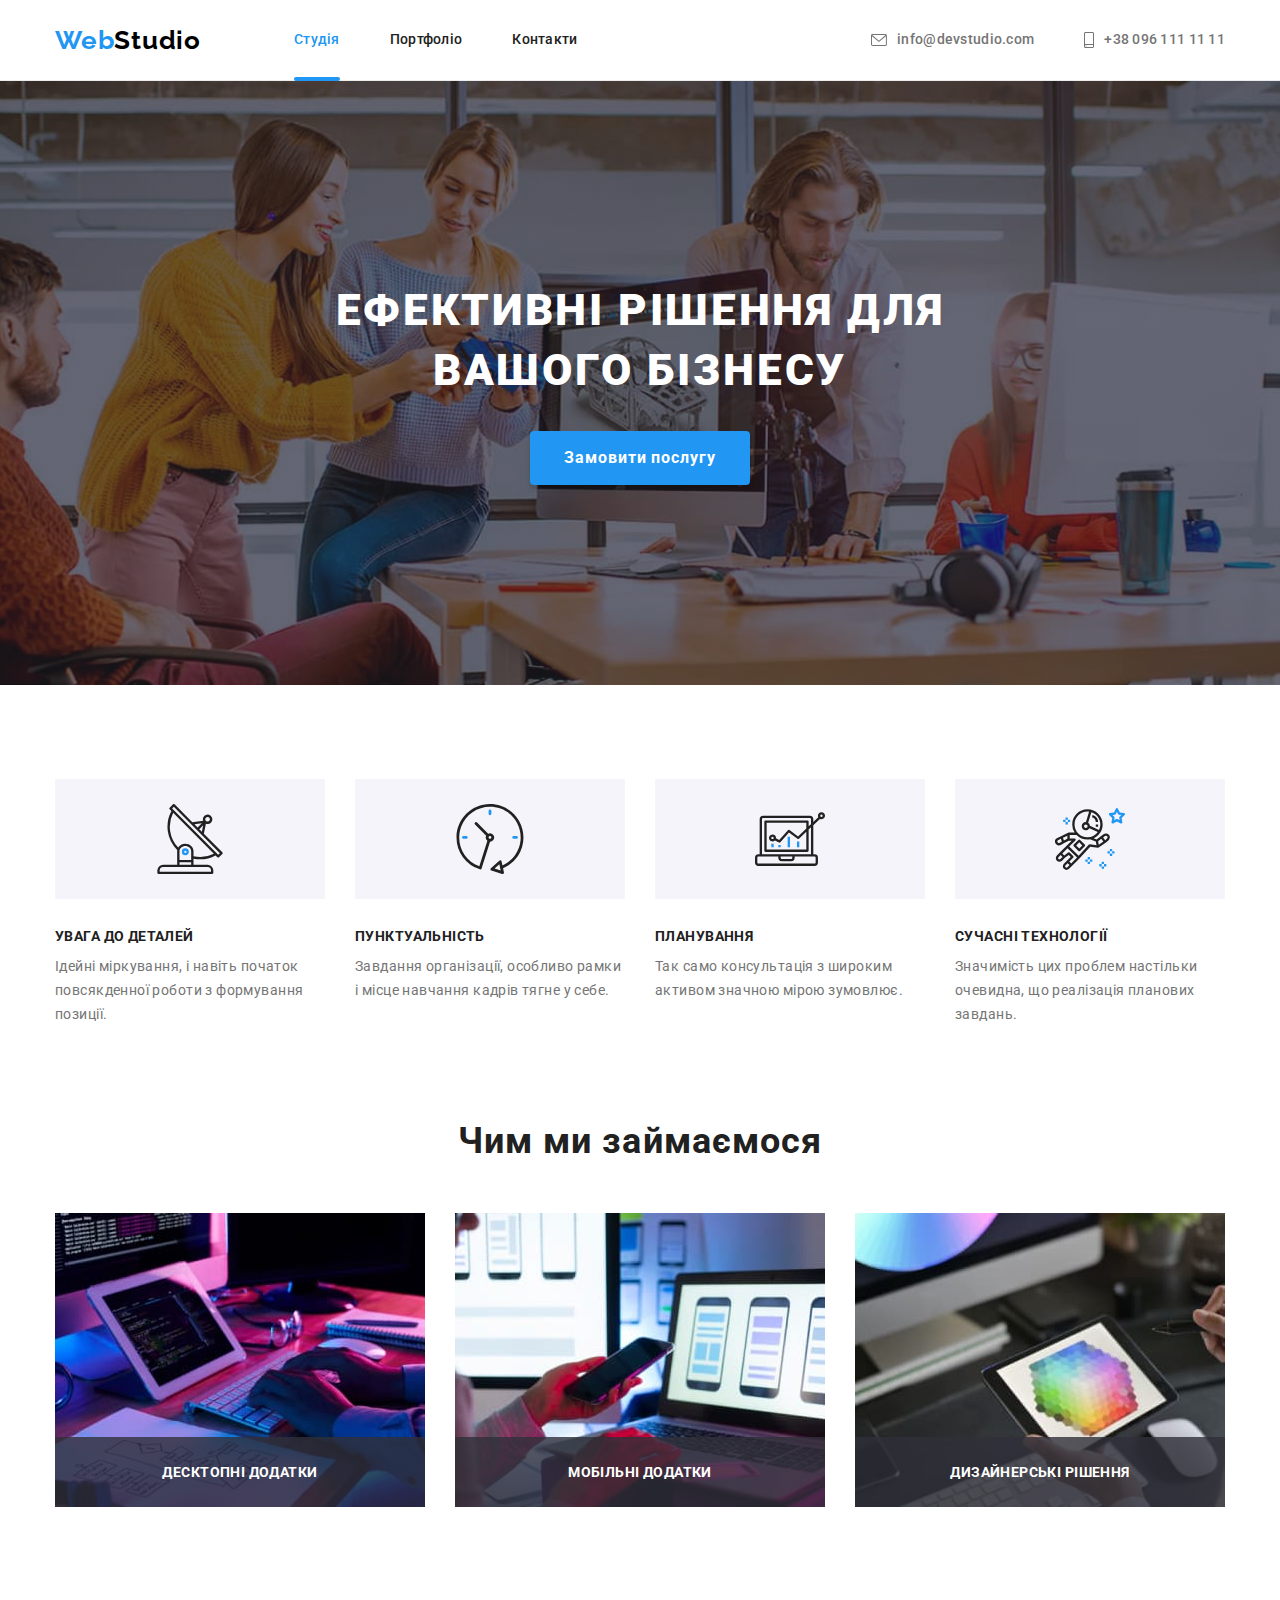
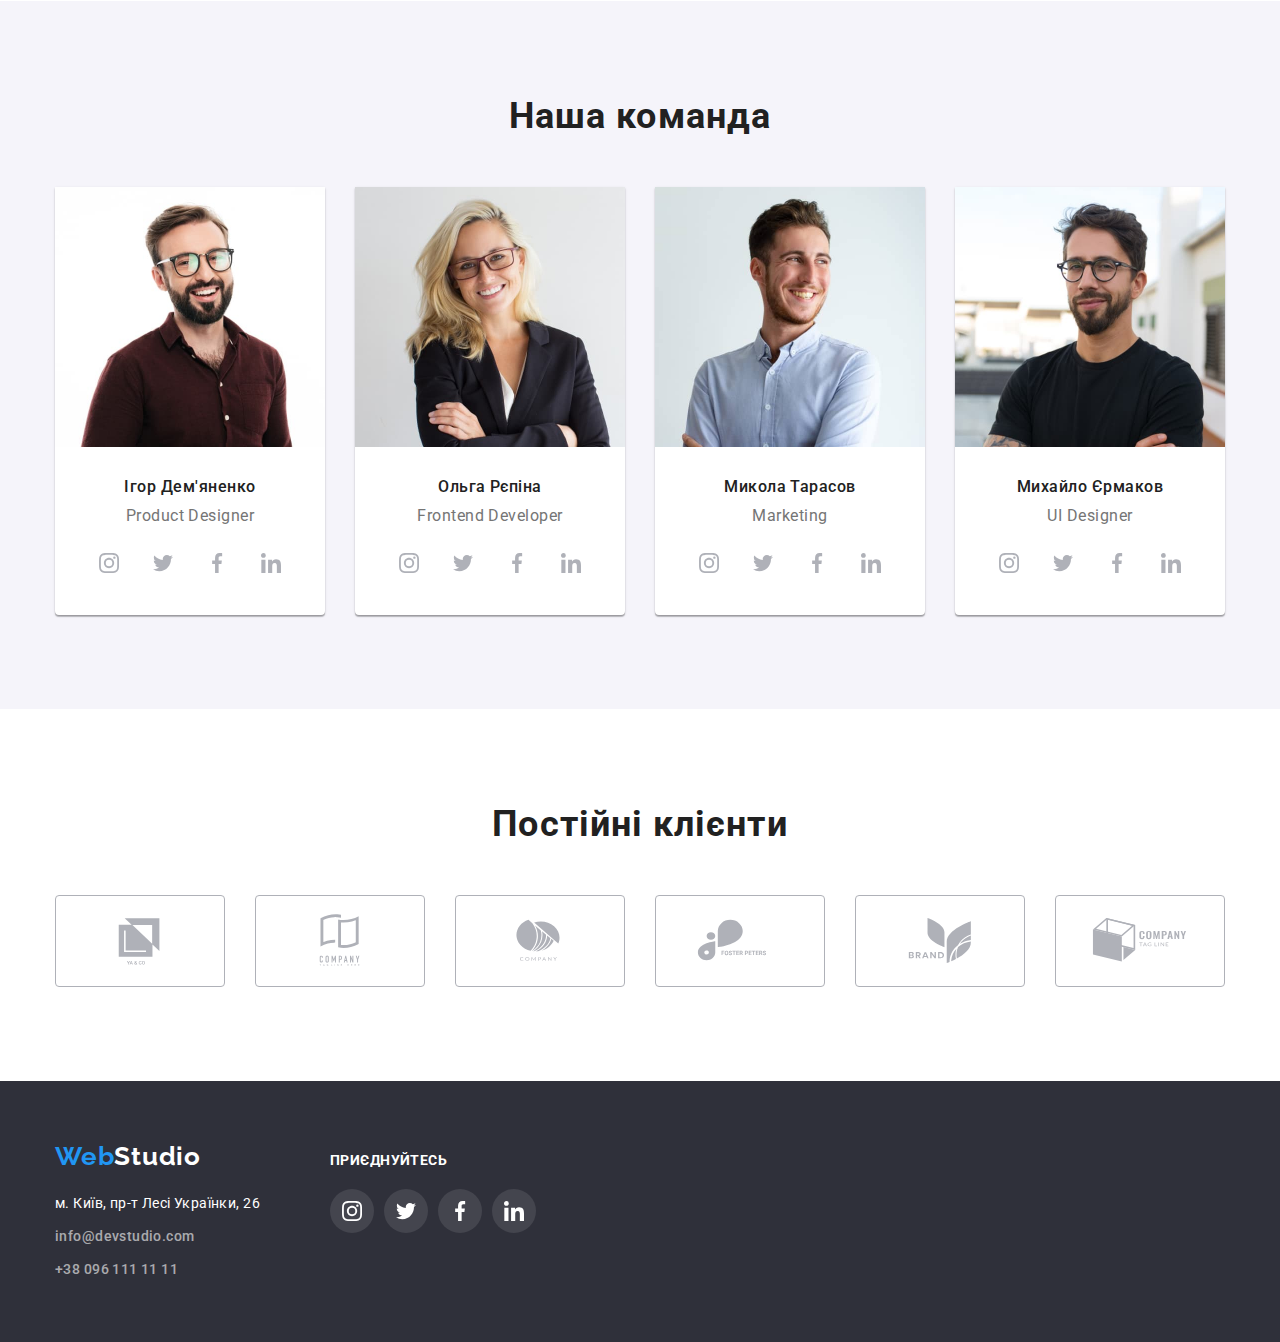
<file: index.html>
<!DOCTYPE html>
<html lang="uk">
  <head>
    <meta charset="UTF-8" />
    <meta http-equiv="X-UA-Compatible" content="IE=edge" />
    <meta name="viewport" content="width=device-width, initial-scale=1.0" />
    <title>WebStudio</title>
    <link rel="preconnect" href="https://fonts.googleapis.com" />
    <link rel="preconnect" href="https://fonts.gstatic.com" crossorigin />
    <link
      href="https://fonts.googleapis.com/css2?family=Raleway:wght@700&family=Roboto:wght@400;500;700;900&display=swap"
      rel="stylesheet"
    />
    <link rel="stylesheet" href="./css/modern-normalize.css" />
    <link rel="stylesheet" href="./css/styles.css" />
  </head>
  <body>
    <!-- Header -->
    <header class="header">
      <div class="container box-header">
        <a class="logo" href="./index.html"> <span class="accent-logo">Web</span>Studio</a>
        <nav>
          <ul class="site-nav">
            <li class="item"><a class="link current" href="./index.html">Студія</a></li>
            <li class="item"><a class="link" href="./portfolio.html">Портфоліо</a></li>
            <li class="item"><a class="link" href="#">Контакти</a></li>
          </ul>
        </nav>
        <ul class="list-address">
          <li class="item">
            <a class="link-address" href="mailto:info@devstudio.com">
              <svg class="contacts-icon" width="16" height="12">
                <use href="./images/icons.svg#mail"></use>
              </svg>
              info@devstudio.com
            </a>
          </li>
          <li class="item">
            <a class="link-address" href="tel:+380961111111">
              <svg class="contacts-icon" width="10" height="16">
                <use href="./images/icons.svg#phone"></use>
              </svg>
              +38 096 111 11 11</a
            >
          </li>
        </ul>
      </div>
    </header>
    <main>
      <!-- Hero -->

      <section class="section hero">
        <div class="container">
          <h1 class="hero-title">Ефективні рішення для вашого бізнесу</h1>
          <button class="hero-btn" type="button" data-modal-open>Замовити послугу</button>
        </div>
      </section>

      <!-- Наші особливості -->

      <section class="section">
        <div class="container">
          <h2 class="visually-hidden">Наші особливості</h2>

          <!-- Особенности -->
          <ul class="list-qualities">
            <li class="item">
              <div class="icon-box">
                <svg width="70" height="70"><use href="./images/icons.svg#antenna"></use></svg>
              </div>
              <h3 class="title-qualities">УВАГА ДО ДЕТАЛЕЙ</h3>
              <p class="text-qualities">
                Ідейні міркування, і навіть початок повсякденної роботи з формування позиції.
              </p>
            </li>
            <li class="item">
              <div class="icon-box">
                <svg width="70" height="70"><use href="./images/icons.svg#clock"></use></svg>
              </div>
              <h3 class="title-qualities">ПУНКТУАЛЬНІСТЬ</h3>
              <p class="text-qualities">
                Завдання організації, особливо рамки і місце навчання кадрів тягне у себе.
              </p>
            </li>
            <li class="item">
              <div class="icon-box">
                <svg width="70" height="70"><use href="./images/icons.svg#diagram"></use></svg>
              </div>
              <h3 class="title-qualities">ПЛАНУВАННЯ</h3>
              <p class="text-qualities">
                Так само консультація з широким активом значною мірою зумовлює.
              </p>
            </li>
            <li class="item">
              <div class="icon-box">
                <svg width="70" height="70"><use href="./images/icons.svg#astronaut"></use></svg>
              </div>
              <h3 class="title-qualities">СУЧАСНІ ТЕХНОЛОГІЇ</h3>
              <p class="text-qualities">
                Значимість цих проблем настільки очевидна, що реалізація планових завдань.
              </p>
            </li>
          </ul>
        </div>
      </section>

      <!-- Чим ми займаємося -->

      <section class="section section-work">
        <div class="container">
          <h2 class="title-work">Чим ми займаємося</h2>
          <ul class="list-work">
            <li class="item">
              <div class="img-box">
                <img
                  src="./images/box_1.jpg"
                  alt="Людина працює за компьютером"
                  width="370"
                  height="294"
                />
                <p  class="img-title">Десктопні додатки</p>
              </div>
            </li>
            <li class="item">
              <div class="img-box">
                <img
                  src="./images/box_2.jpg"
                  alt="Людина працює з телефоном та компьютером"
                  width="370"
                  height="294"
                />
                <p class="img-title">Мобільні додатки</p>
              </div>
            </li>
            <li class="item">
              <div class="img-box">
                <img
                  src="./images/box_3.jpg"
                  alt="Людина працює з планшетом"
                  width="370"
                  height="294"
                />

                <p class="img-title">Дизайнерські рішення</p>
              </div>
            </li>
          </ul>
        </div>
      </section>

      <!-- Наша команда -->

      <section class="section team">
        <div class="container">
          <h2 class="title-team">Наша команда</h2>
          <ul class="list-team">
            <li class="card-team">
              <img src="./images/photo_1.jpg" alt="Ігор Дем'яненко" width="270" height="260" />
              <div class="box-team">
                <h3 class="title-name">Ігор Дем'яненко</h3>
                <p class="subtitle">Product Designer</p>
                <ul class="socials-list">
                  <li>
                    <a
                      class="socials-link"
                      href="https://instagram.com/"
                      target="_blank"
                      rel="noopener noreferrer nofollow"
                      aria-label="Instagram"
                    >
                      <svg class="socials-icon" width="20" height="20">
                        <use href="./images/icons.svg#instagram"></use>
                      </svg>
                    </a>
                  </li>
                  <li>
                    <a
                      class="socials-link"
                      href="https://Twitter.com/"
                      target="_blank"
                      rel="noopener noreferrer nofollow"
                      aria-label="Twitter"
                    >
                      <svg class="socials-icon" width="20" height="20">
                        <use href="./images/icons.svg#twitter"></use>
                      </svg>
                    </a>
                  </li>
                  <li>
                    <a
                      class="socials-link"
                      href="https://facebook.com/"
                      target="_blank"
                      rel="noopener noreferrer nofollow"
                      aria-label="Facebook"
                    >
                      <svg class="socials-icon" width="20" height="20">
                        <use href="./images/icons.svg#facebook"></use>
                      </svg>
                    </a>
                  </li>
                  <li>
                    <a
                      class="socials-link"
                      href="https://linkedin.com/"
                      target="_blank"
                      rel="noopener noreferrer nofollow"
                      aria-label="Linkedin"
                    >
                      <svg class="socials-icon" width="20" height="20">
                        <use href="./images/icons.svg#linkedin"></use>
                      </svg>
                    </a>
                  </li>
                </ul>
              </div>
            </li>
            <li class="card-team">
              <img src="./images/photo_2.jpg" alt="Ольга Рєпіна" width="270" height="260" />
              <div class="box-team">
                <h3 class="title-name">Ольга Рєпіна</h3>
                <p class="subtitle">Frontend Developer</p>
                <ul class="socials-list">
                  <li>
                    <a
                      class="socials-link"
                      href="https://instagram.com/"
                      target="_blank"
                      rel="noopener noreferrer nofollow"
                      aria-label="Instagram"
                    >
                      <svg class="socials-icon" width="20" height="20">
                        <use href="./images/icons.svg#instagram"></use>
                      </svg>
                    </a>
                  </li>
                  <li>
                    <a
                      class="socials-link"
                      href="https://Twitter.com/"
                      target="_blank"
                      rel="noopener noreferrer nofollow"
                      aria-label="Twitter"
                    >
                      <svg class="socials-icon" width="20" height="20">
                        <use href="./images/icons.svg#twitter"></use>
                      </svg>
                    </a>
                  </li>
                  <li>
                    <a
                      class="socials-link"
                      href="https://facebook.com/"
                      target="_blank"
                      rel="noopener noreferrer nofollow"
                      aria-label="Facebook"
                    >
                      <svg class="socials-icon" width="20" height="20">
                        <use href="./images/icons.svg#facebook"></use>
                      </svg>
                    </a>
                  </li>
                  <li>
                    <a
                      class="socials-link"
                      href="https://linkedin.com/"
                      target="_blank"
                      rel="noopener noreferrer nofollow"
                      aria-label="Linkedin"
                    >
                      <svg class="socials-icon" width="20" height="20">
                        <use href="./images/icons.svg#linkedin"></use>
                      </svg>
                    </a>
                  </li>
                </ul>
              </div>
            </li>
            <li class="card-team">
              <img src="./images/photo_3.jpg" alt="Микола Тарасов" width="270" height="260" />
              <div class="box-team">
                <h3 class="title-name">Микола Тарасов</h3>
                <p class="subtitle">Marketing</p>
                <ul class="socials-list">
                  <li>
                    <a
                      class="socials-link"
                      href="https://instagram.com/"
                      target="_blank"
                      rel="noopener noreferrer nofollow"
                      aria-label="Instagram"
                    >
                      <svg class="socials-icon" width="20" height="20">
                        <use href="./images/icons.svg#instagram"></use>
                      </svg>
                    </a>
                  </li>
                  <li>
                    <a
                      class="socials-link"
                      href="https://Twitter.com/"
                      target="_blank"
                      rel="noopener noreferrer nofollow"
                      aria-label="Twitter"
                    >
                      <svg class="socials-icon" width="20" height="20">
                        <use href="./images/icons.svg#twitter"></use>
                      </svg>
                    </a>
                  </li>
                  <li>
                    <a
                      class="socials-link"
                      href="https://facebook.com/"
                      target="_blank"
                      rel="noopener noreferrer nofollow"
                      aria-label="Facebook"
                    >
                      <svg class="socials-icon" width="20" height="20">
                        <use href="./images/icons.svg#facebook"></use>
                      </svg>
                    </a>
                  </li>
                  <li>
                    <a
                      class="socials-link"
                      href="https://linkedin.com/"
                      target="_blank"
                      rel="noopener noreferrer nofollow"
                      aria-label="Linkedin"
                    >
                      <svg class="socials-icon" width="20" height="20">
                        <use href="./images/icons.svg#linkedin"></use>
                      </svg>
                    </a>
                  </li>
                </ul>
              </div>
            </li>
            <li class="card-team">
              <img src="./images/photo_4.jpg" alt="Михайло Єрмаков" width="270" height="260" />
              <div class="box-team">
                <h3 class="title-name">Михайло Єрмаков</h3>
                <p class="subtitle">UI Designer</p>
                <ul class="socials-list">
                  <li>
                    <a
                      class="socials-link"
                      href="https://instagram.com/"
                      target="_blank"
                      rel="noopener noreferrer nofollow"
                      aria-label="Instagram"
                    >
                      <svg class="socials-icon" width="20" height="20">
                        <use href="./images/icons.svg#instagram"></use>
                      </svg>
                    </a>
                  </li>
                  <li>
                    <a
                      class="socials-link"
                      href="https://Twitter.com/"
                      target="_blank"
                      rel="noopener noreferrer nofollow"
                      aria-label="Twitter"
                    >
                      <svg class="socials-icon" width="20" height="20">
                        <use href="./images/icons.svg#twitter"></use>
                      </svg>
                    </a>
                  </li>
                  <li>
                    <a
                      class="socials-link"
                      href="https://facebook.com/"
                      target="_blank"
                      rel="noopener noreferrer nofollow"
                      aria-label="Facebook"
                    >
                      <svg class="socials-icon" width="20" height="20">
                        <use href="./images/icons.svg#facebook"></use>
                      </svg>
                    </a>
                  </li>
                  <li>
                    <a
                      class="socials-link"
                      href="https://linkedin.com/"
                      target="_blank"
                      rel="noopener noreferrer nofollow"
                      aria-label="Linkedin"
                    >
                      <svg class="socials-icon" width="20" height="20">
                        <use href="./images/icons.svg#linkedin"></use>
                      </svg>
                    </a>
                  </li>
                </ul>
              </div>
            </li>
          </ul>
        </div>
      </section>
      <!-- Постоянные клиенты -->

      <section class="section">
        <div class="container">
          <h2 class="title-client"> Постійні клієнти </h2>
          <ul class="list-client">
            <li>
              <a class="link-client" href="#" aria-label="Ya and Co">
                <svg class="icon-client" width="106" height="60">
                  <use href="./images/icons.svg#logo-1"></use>
                </svg>
              </a>
            </li>
            <li>
              <a class="link-client" href="#" aria-label="Company Teg line hear">
                <svg class="icon-client" width="106" height="60">
                  <use href="./images/icons.svg#logo-2"></use>
                </svg>
              </a>
            </li>
            <li>
              <a class="link-client" href="#" aria-label="Company">
                <svg class="icon-client" width="106" height="60">
                  <use href="./images/icons.svg#logo-3"></use>
                </svg>
              </a>
            </li>
            <li>
              <a class="link-client" href="#" aria-label="Foster Peters">
                <svg class="icon-client" width="106" height="60">
                  <use href="./images/icons.svg#logo-4"></use>
                </svg>
              </a>
            </li>
            <li>
              <a class="link-client" href="#" aria-label="Brend">
                <svg class="icon-client" width="106" height="60">
                  <use href="./images/icons.svg#logo-5"></use>
                </svg>
              </a>
            </li>
            <li>
              <a class="link-client" href="#" aria-label="Company Teg line">
                <svg class="icon-client" width="106" height="60">
                  <use href="./images/icons.svg#logo-6"></use>
                </svg>
              </a>
            </li>
          </ul>
        </div>
      </section>
    </main>
    <!-- Footer -->
    <footer class="footer">
      <div class="container container-footer">
        <div class="contacts-group">
          <a class="logo-footer" href="./index.html"> <span class="accent-logo">Web</span>Studio</a>
          <address>
            <ul class="list-footer">
              <li class="item">
                <a
                  class="address-footer"
                  href="https://goo.gl/maps/9bMP3ExXDzarDEy69"
                  target="_blank"
                  rel="noopener noreferrer nofollow"
                  >м. Київ, пр-т Лесі Українки, 26
                </a>
              </li>
              <li class="item">
                <a class="link-footer" href="mailto:info@devstudio.com">info@devstudio.com </a>
              </li>
              <li class="item">
                <a class="link-footer" href="tel:+380961111111">+38 096 111 11 11 </a>
              </li>
            </ul>
          </address>
        </div>
        <div class="social">
          <h2 class="title-socials">приєднуйтесь</h2>
          <ul class="socials-list">
            <li>
              <a
                class="socials-link footer-link"
                href="https://instagram.com/"
                target="_blank"
                rel="noopener noreferrer nofollow"
                aria-label="Instagram"
              >
                <svg class="socials-icon footer-icon" width="20" height="20">
                  <use href="./images/icons.svg#instagram"></use>
                </svg>
              </a>
            </li>
            <li>
              <a
                class="socials-link footer-link"
                href="https://Twitter.com/"
                target="_blank"
                rel="noopener noreferrer nofollow"
                aria-label="Twitter"
              >
                <svg class="socials-icon footer-icon" width="20" height="20">
                  <use href="./images/icons.svg#twitter"></use>
                </svg>
              </a>
            </li>
            <li>
              <a
                class="socials-link footer-link"
                href="https://facebook.com/"
                target="_blank"
                rel="noopener noreferrer nofollow"
                aria-label="Facebook"
              >
                <svg class="socials-icon footer-icon" width="20" height="20">
                  <use href="./images/icons.svg#facebook"></use>
                </svg>
              </a>
            </li>
            <li>
              <a
                class="socials-link footer-link"
                href="https://linkedin.com/"
                target="_blank"
                rel="noopener noreferrer nofollow"
                aria-label="Linkedin"
              >
                <svg class="socials-icon footer-icon" width="20" height="20">
                  <use href="./images/icons.svg#linkedin"></use>
                </svg>
              </a>
            </li>
          </ul>
        </div>
      </div>
    </footer>
    <!-- модальное окно -->
    <div class="backdrop is-hidden" data-modal>
      <div class="modal">
        <button class="modal-btn" type="button" data-modal-close>
          <svg width="11" height="11">
            <use href="./images/icons.svg#X-modal"></use>
          </svg>
        </button>
      </div>
    </div>

    <script src="./js/model.js"></script>
  </body>
</html>
</file>
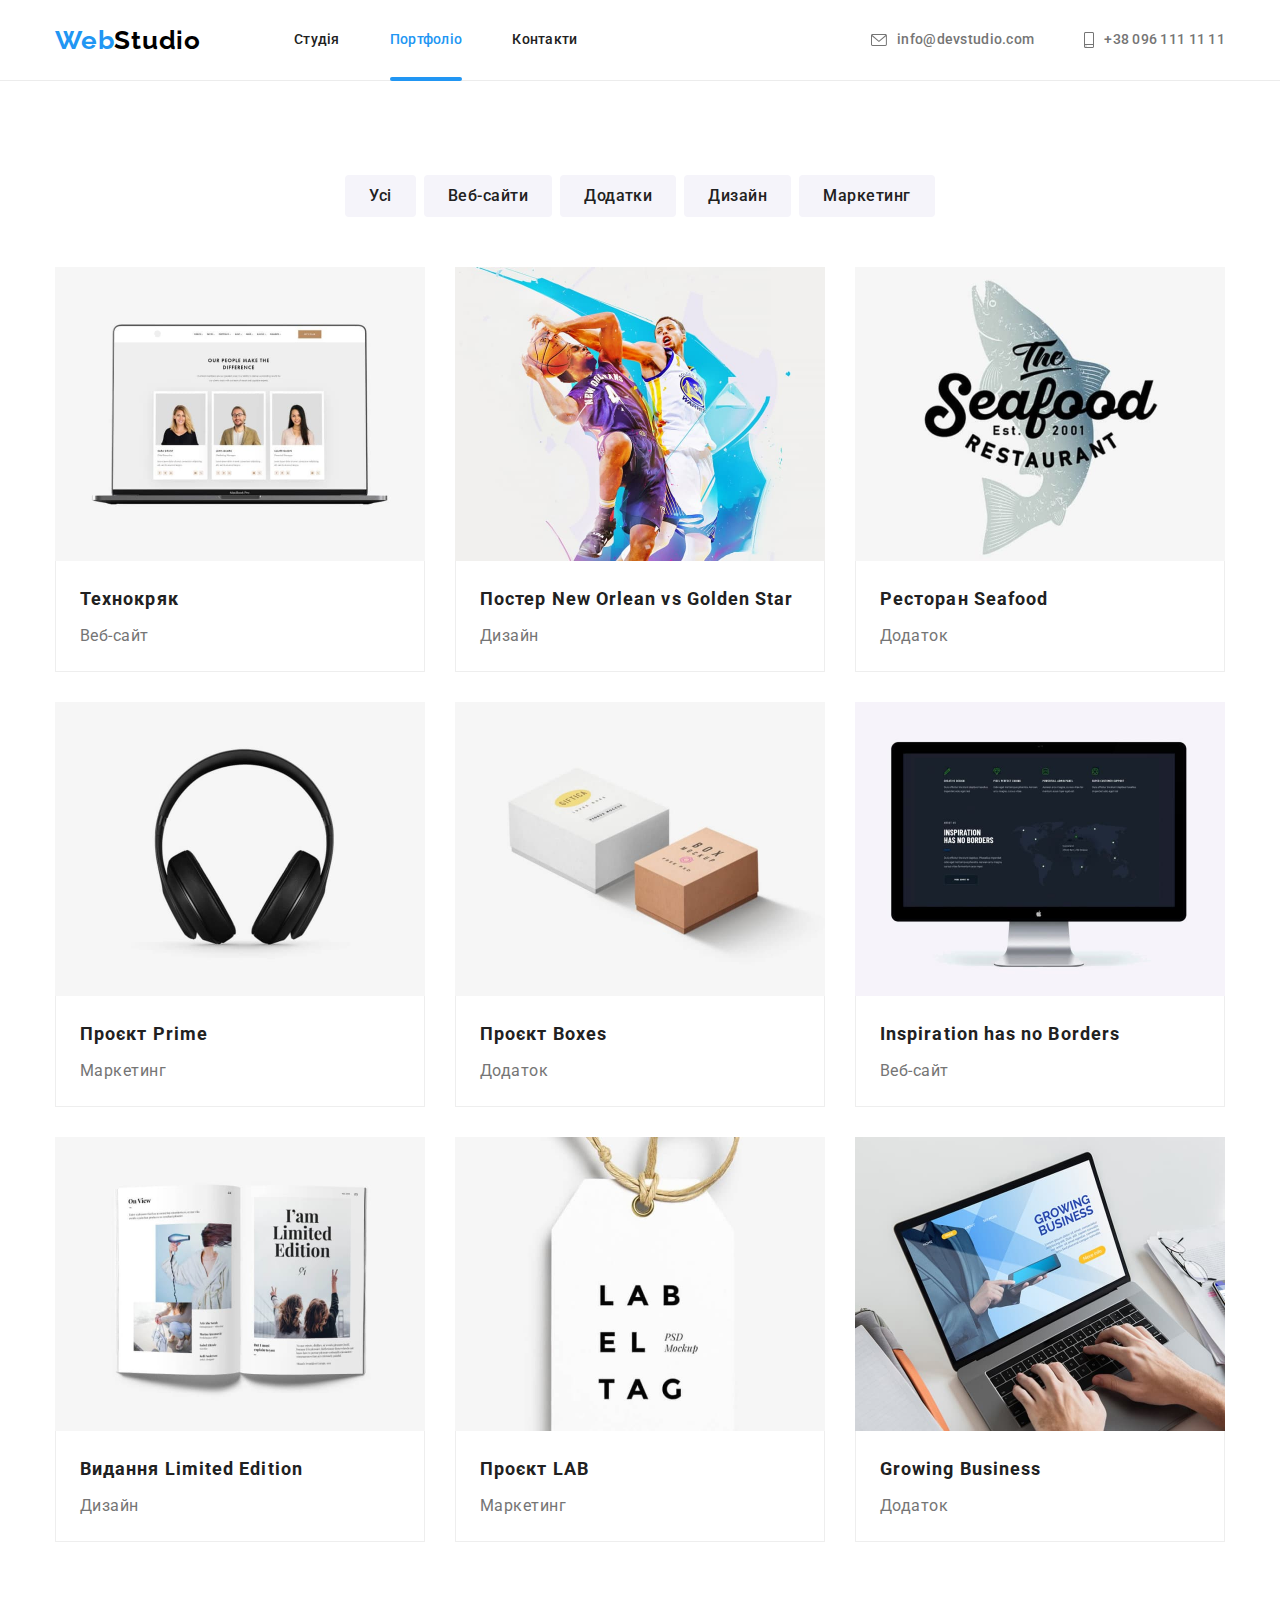
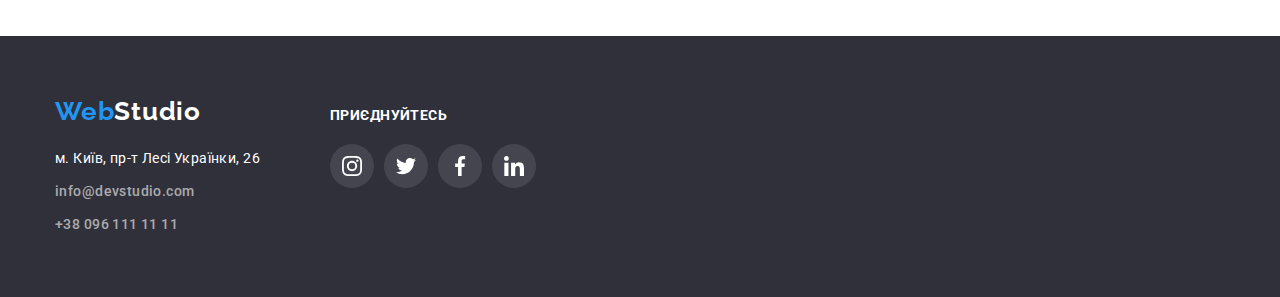
<file: portfolio.html>
<!DOCTYPE html>
<html lang="uk">
  <head>
    <meta charset="UTF-8" />
    <meta http-equiv="X-UA-Compatible" content="IE=edge" />
    <meta name="viewport" content="width=device-width, initial-scale=1.0" />
    <title>Портфоліо</title>
    <link rel="preconnect" href="https://fonts.googleapis.com" />
    <link rel="preconnect" href="https://fonts.gstatic.com" crossorigin />
    <link
      href="https://fonts.googleapis.com/css2?family=Raleway:wght@700&family=Roboto:wght@400;500;700;900&display=swap"
      rel="stylesheet"
    />

    <link rel="stylesheet" href="./css/modern-normalize.css" />
    <link rel="stylesheet" href="./css/styles.css" />
  </head>

  <body>
    <!-- Header -->
    <header class="header">
      <div class="container box-header">
        <a class="logo" href="./index.html"> <span class="accent-logo">Web</span>Studio</a>
        <nav>
          <ul class="site-nav">
            <li class="item"><a class="link" href="./index.html">Студія</a></li>
            <li class="item"><a class="link current" href="./portfolio.html">Портфоліо</a></li>
            <li class="item"><a class="link" href="#">Контакти</a></li>
          </ul>
        </nav>
        <ul class="list-address">
          <li class="item">
            <a class="link-address" href="mailto:info@devstudio.com">
              <svg class="contacts-icon" width="16" height="12">
                <use href="./images/icons.svg#mail"></use>
              </svg>
              info@devstudio.com
            </a>
          </li>
          <li class="item">
            <a class="link-address" href="tel:+380961111111">
              <svg class="contacts-icon" width="10" height="16">
                <use href="./images/icons.svg#phone"></use>
              </svg>
              +38 096 111 11 11</a
            >
          </li>
        </ul>
      </div>
    </header>
    <main>
      <!-- Навигация -->
      <section class="section">
        <div class="container">
          <h1 class="visually-hidden">Наше портфоліо</h1>
          <ul class="list-btn">
            <li><button class="btn" type="button">Усі</button></li>
            <li><button class="btn" type="button">Веб-сайти</button></li>
            <li><button class="btn" type="button">Додатки</button></li>
            <li><button class="btn" type="button">Дизайн</button></li>
            <li><button class="btn" type="button">Маркетинг</button></li>
          </ul>
          <!-- Портфолио -->
          <ul class="list-portfolio">
            <li class="card-potfolio">
              <a class="link-portfolio" href="#" aria-label="Посилання на продукт з портфоліо">
                <div class="card-thumb">
                <img src="./images/portfolio/card-1.jpg" alt="Ноутбук" width="370" height="294" />
                <div class="overley">
                  <p class="overley-text">
                    Ресурс пропонує комплексні пропозиції з різним рівнем функціоналу та сервісів.
                    Все це дозволить відвідувачу отримати вичерпні відомості про компанію чи
                    приватну особу.
                  </p>
                </div>
              </div>
                <div class="box-content">
                  <h2 class="title-card">Технокряк</h2>
                  <p class="subtitle-card">Веб-сайт</p>
                </div>
              </a>
            </li>

            <li class="card-potfolio">
              <a class="link-portfolio" href="#" aria-label="Посилання на продукт з портфоліо">
                <div class="card-thumb">
                <img
                  src="./images/portfolio/card-2.jpg"
                  alt="Два баскетболистa"
                  width="370"
                  height="294"
                />
                <div class="overley">
                  <p class="overley-text">
                    Ресурс пропонує комплексні пропозиції з різним рівнем функціоналу та сервісів.
                    Все це дозволить відвідувачу отримати вичерпні відомості про компанію чи
                    приватну особу.
                  </p>
                </div>
              </div>
                <div class="box-content">
                  <h2 class="title-card">Постер New Orlean vs Golden Star</h2>
                  <p class="subtitle-card">Дизайн</p>
                </div></a
              >
            </li>
            <li class="card-potfolio">
              <a class="link-portfolio" href="#" aria-label="Посилання на продукт з портфоліо">
                <div class="card-thumb">
                   <img
                    src="./images/portfolio/card-3.jpg"
                    alt="Изображение риби"
                    width="370"
                    height="294"
                  />
                  <div class="overley">
                    <p class="overley-text">
                      Ресурс пропонує комплексні пропозиції з різним рівнем функціоналу та сервісів.
                      Все це дозволить відвідувачу отримати вичерпні відомості про компанію чи
                      приватну особу.
                    </p>
                  </div>
                </div>

                <div class="box-content">
                  <h2 class="title-card">Ресторан Seafood</h2>
                  <p class="subtitle-card">Додаток</p>
                </div></a
              >
            </li>
            <li class="card-potfolio">
              <a class="link-portfolio" href="#" aria-label="Посилання на продукт з портфоліо">
                <div class="card-thumb">
                <img src="./images/portfolio/card-4.jpg" alt="Навушники" width="370" height="294" />
                <div class="overley">
                  <p class="overley-text">
                    Ресурс пропонує комплексні пропозиції з різним рівнем функціоналу та сервісів.
                    Все це дозволить відвідувачу отримати вичерпні відомості про компанію чи
                    приватну особу.
                  </p>
                </div>
              </div>
                <div class="box-content">
                  <h2 class="title-card">Проєкт Prime</h2>
                  <p class="subtitle-card">Маркетинг</p>
                </div></a
              >
            </li>
            <li class="card-potfolio">
              <a class="link-portfolio" href="#" aria-label="Посилання на продукт з портфоліо">
                <div class="card-thumb">
                <img
                  src="./images/portfolio/card-5.jpg"
                  alt=" Дві коробки"
                  width="370"
                  height="294"
                />
                <div class="overley">
                  <p class="overley-text">
                    Ресурс пропонує комплексні пропозиції з різним рівнем функціоналу та сервісів.
                    Все це дозволить відвідувачу отримати вичерпні відомості про компанію чи
                    приватну особу.
                  </p>
                </div>
              </div>
                <div class="box-content">
                  <h2 class="title-card">Проєкт Boxes</h2>
                  <p class="subtitle-card">Додаток</p>
                </div></a
              >
            </li>
            <li class="card-potfolio">
              <a class="link-portfolio" href="#" aria-label="Посилання на продукт з портфоліо">
                <div class="card-thumb">
                <img src="./images/portfolio/card-6.jpg" alt="Монітор" width="370" height="294" />
                <div class="overley">
                  <p class="overley-text">
                    Ресурс пропонує комплексні пропозиції з різним рівнем функціоналу та сервісів.
                    Все це дозволить відвідувачу отримати вичерпні відомості про компанію чи
                    приватну особу.
                  </p>
                </div>
              </div>
                <div class="box-content">
                  <h2 class="title-card">Inspiration has no Borders</h2>
                  <p class="subtitle-card">Веб-сайт</p>
                </div></a
              >
            </li>
            <li class="card-potfolio">
              <a class="link-portfolio" href="#" aria-label="Посилання на продукт з портфоліо">
                <div class="card-thumb">
                <img
                  src="./images/portfolio/card-7.jpg"
                  alt=" Відкритий журнал"
                  width="370"
                  height="294"
                />
                <div class="overley">
                  <p class="overley-text">
                    Ресурс пропонує комплексні пропозиції з різним рівнем функціоналу та сервісів.
                    Все це дозволить відвідувачу отримати вичерпні відомості про компанію чи
                    приватну особу.
                  </p>
                </div>
              </div>
                <div class="box-content">
                  <h2 class="title-card">Видання Limited Edition</h2>
                  <p class="subtitle-card">Дизайн</p>
                </div></a
              >
            </li>
            <li class="card-potfolio">
              <a class="link-portfolio" href="#" aria-label="Посилання на продукт з портфоліо">
                <div class="card-thumb">
                <img src="./images/portfolio/card-8.jpg" alt=" Етикетка" width="370" height="294" />
                <div class="overley">
                  <p class="overley-text">
                    Ресурс пропонує комплексні пропозиції з різним рівнем функціоналу та сервісів.
                    Все це дозволить відвідувачу отримати вичерпні відомості про компанію чи
                    приватну особу.
                  </p>
                </div>
              </div>
                <div class="box-content">
                  <h2 class="title-card">Проєкт LAB</h2>
                  <p class="subtitle-card">Маркетинг</p>
                </div></a
              >
            </li>
            <li class="card-potfolio">
              <a class="link-portfolio" href="#" aria-label="Посилання на продукт з портфоліо">
                <div class="card-thumb">
                <img
                  src="./images/portfolio/card-9.jpg"
                  alt="Людина працює на ноутбуці"
                  width="370"
                  height="294"
                />
                <div class="overley">
                  <p class="overley-text">
                    Ресурс пропонує комплексні пропозиції з різним рівнем функціоналу та сервісів.
                    Все це дозволить відвідувачу отримати вичерпні відомості про компанію чи
                    приватну особу.
                  </p>
                </div>
              </div>
                <div class="box-content">
                  <h2 class="title-card">Growing Business</h2>
                  <p class="subtitle-card">Додаток</p>
                </div></a
              >
            </li>
          </ul>
        </div>
      </section>
    </main>
    <!-- Footer -->
    <footer class="footer">
      <div class="container container-footer">
        <div class="contacts-group">
          <a class="logo-footer" href="./index.html"> <span class="accent-logo">Web</span>Studio</a>
          <address>
            <ul class="list-footer">
              <li class="item">
                <a
                  class="address-footer"
                  href="https://goo.gl/maps/9bMP3ExXDzarDEy69"
                  target="_blank"
                  rel="noopener noreferrer nofollow"
                  >м. Київ, пр-т Лесі Українки, 26
                </a>
              </li>
              <li class="item">
                <a class="link-footer" href="mailto:info@devstudio.com">info@devstudio.com </a>
              </li>
              <li class="item">
                <a class="link-footer" href="tel:+380961111111">+38 096 111 11 11 </a>
              </li>
            </ul>
          </address>
        </div>
        <div class="social">
          <h2 class="title-socials">приєднуйтесь</h2>
          <ul class="socials-list">
            <li>
              <a
                class="socials-link footer-link"
                href="https://instagram.com/"
                target="_blank"
                rel="noopener noreferrer nofollow"
                aria-label="Instagram"
              >
                <svg class="socials-icon footer-icon" width="20" height="20">
                  <use href="./images/icons.svg#instagram"></use>
                </svg>
              </a>
            </li>
            <li>
              <a
                class="socials-link footer-link"
                href="https://Twitter.com/"
                target="_blank"
                rel="noopener noreferrer nofollow"
                aria-label="Twitter"
              >
                <svg class="socials-icon footer-icon" width="20" height="20">
                  <use href="./images/icons.svg#twitter"></use>
                </svg>
              </a>
            </li>
            <li>
              <a
                class="socials-link footer-link"
                href="https://facebook.com/"
                target="_blank"
                rel="noopener noreferrer nofollow"
                aria-label="Facebook"
              >
                <svg class="socials-icon footer-icon" width="20" height="20">
                  <use href="./images/icons.svg#facebook"></use>
                </svg>
              </a>
            </li>
            <li>
              <a
                class="socials-link footer-link"
                href="https://linkedin.com/"
                target="_blank"
                rel="noopener noreferrer nofollow"
                aria-label="Linkedin"
              >
                <svg class="socials-icon footer-icon" width="20" height="20">
                  <use href="./images/icons.svg#linkedin"></use>
                </svg>
              </a>
            </li>
          </ul>
        </div>
      </div>
    </footer>
  </body>
</html>
</file>
<file: css/styles.css>
:root {
  /* font */
  --main-font-famaly: 'Roboto', sans-serif;
  --main-font-size: 14px;

  /* Text color */
  --main-txt-color: #212121;
  --secondary-txt-color: #757575;
  --light-txt-color: #ffffff;
  --accent-txt-color: #2196f3;

  /* BG calor */
  --secondary-bg-color: #2f303a;
  --accent-bg-color: #2196f3;
  --light-bg-color: #f5f4fa;
  --icons_color: #afb1b8;

  /* other */
  --timing-function: cubic-bezier(0.4, 0, 0.2, 1);
}
body {
  font-family: var(--main-font-famaly);
  font-size: var(--main-font-size);
  color: var(--main-txt-color);
}

ul {
  list-style: none;
  padding: 0;
  margin: 0;
}
h1,
h2,
h3,
h4,
h5,
h6,
p {
  padding: 0;
  margin: 0;
}
img {
  display: block;
  max-width: 100%;
  height: auto;
}

.container {
  width: 1200px;
  padding-left: 15px;
  padding-right: 15px;
  margin-right: auto;
  margin-left: auto;
  /* outline: 2px solid tomato; */
}
/*  Оформление  header */
header {
  border-bottom: 1px solid #ececec;
}
.box-header {
  display: flex;
  align-items: center;
}

.logo {
  margin-right: 93px;

  font-family: 'Raleway', sans-serif;
  color: #000000;
  font-weight: 700;
  font-size: 26px;
  line-height: 1.19;
  letter-spacing: 0.03em;
  text-decoration: none;
}
.accent-logo {
  color: var(--accent-txt-color);
}
.site-nav {
  display: flex;
  gap: 50px;
}
/* .site-nav .item + .item {
  margin-left: 50px;
} */
.link {
  display: block;
  padding-top: 32px;
  padding-bottom: 32px;

  text-decoration: none;
  font-weight: 500;
  color: var(--main-txt-color);
  line-height: 1.14;
  letter-spacing: 0.02em;

  transition: color 250ms var(--timing-function);
  /* transition-property: ;
  transition-duration: ;
  transition-timing-function: ;
  transition-delay: ; */
}

.list-address {
  display: flex;
  margin-left: auto;
  gap: 50px;
}

.link-address {
  display: flex;
  gap: 10px;
  align-items: center;

  text-decoration: none;
  font-weight: 500;
  color: var(--secondary-txt-color);
  line-height: 1.14;
  letter-spacing: 0.02em;

  transition: color 250ms var(--timing-function);
}
.link.current {
  position: relative;
  color: var(--accent-txt-color);
}
.link.current::after {
  content: '';
  display: block;
  position: absolute;
  width: 100%;
  height: 4px;
  bottom: -1px;

  border-radius: 2px;
  background-color: var(--accent-bg-color);
}

.contacts-icon {
  fill: var(--secondary-txt-color);
  transition: fill 250ms var(--timing-function);
}
.link-address:hover .contacts-icon,
.link-address:focus .contacts-icon {
  fill: var(--accent-txt-color);
}

.link:hover,
.link:focus,
.link-address:hover,
.link-address:focus {
  color: var(--accent-txt-color);
}

/* Секция hero */

.section.hero {
  max-width: 1600px;
  margin-left: auto;
  margin-right: auto;

  background-color: var(--secondary-bg-color);
  background-image: linear-gradient(rgba(47, 48, 58, 0.4), rgba(47, 48, 58, 0.4)),
    url(../images/bg-webstudio.jpg);
  background-repeat: no-repeat;
  background-position: center;
  background-size: cover;

  padding-top: 200px;
  padding-bottom: 200px;
}

.hero-title {
  margin-bottom: 30px;
  width: 696px;
  margin-right: auto;
  margin-left: auto;

  color: var(--light-txt-color);
  font-weight: 900;
  font-size: 44px;
  line-height: 1.36;
  letter-spacing: 0.06em;
  text-transform: uppercase;
  text-align: center;
}
.hero-btn {
  display: block;
  margin-left: auto;
  margin-right: auto;
  padding: 10px 32px;

  color: var(--light-txt-color);
  font-family: var(--main-font-famaly);
  font-weight: 700;
  font-size: 16px;
  line-height: 1.88;
  letter-spacing: 0.06em;
  cursor: pointer;
  background-color: var(--accent-bg-color);
  border-radius: 4px;
  box-shadow: 0px 4px 4px rgba(0, 0, 0, 0.15);
  border-color: transparent;
}
/* секция Наші особливості */
.section {
  padding-top: 94px;
  padding-bottom: 94px;
}
.visually-hidden {
  position: absolute;
  white-space: nowrap;
  width: 1px;
  height: 1px;
  overflow: hidden;
  border: 0;
  padding: 0;
  clip: rect(0 0 0 0);
  clip-path: inset(50%);
  margin: -1px;
}

.list-qualities {
  display: flex;
  justify-content: center;
  gap: 30px;
}
.list-qualities .item {
  width: 270px;
}

.icon-box {
  display: flex;
  justify-content: center;
  align-items: center;

  margin-bottom: 30px;
  width: 270px;
  height: 120px;

  background-color: var(--light-bg-color);
}

.title-qualities {
  margin-bottom: 10px;

  font-size: 14px;
  line-height: 1.14;
  letter-spacing: 0.03em;
  text-transform: uppercase;
}

.text-qualities {
  color: var(--secondary-txt-color);
  line-height: 1.71;
  letter-spacing: 0.03em;
}
/* Чим ми займаємося */

.section-work {
  padding-top: 0px;
}
.list-work {
  display: flex;
  justify-content: center;
}
.list-work > .item + .item {
  margin-left: 30px;
}

.title-work,
.title-team,
.title-client {
  margin-bottom: 50px;

  font-size: 36px;
  font-weight: 700;
  line-height: 1.17;
  letter-spacing: 0.03em;
  text-align: center;
}

.img-box {
  position: relative;
}

.img-title {
  position: absolute;
  bottom: 0;

  display: flex;
  justify-content: center;
  align-items: center;

  height: 70px;
  width: 100%;
  background: rgba(47, 48, 58, 0.8);

  font-weight: 700;
  line-height: calc(16 / 14);
  letter-spacing: 0.03em;
  text-transform: uppercase;
  color: var(--light-txt-color);
}

/* Наша команда */
.section.team {
  background-color: var(--light-bg-color);
}
.card-team {
  background-color: #ffffff;
  border-radius: 0px 0px 4px 4px;
  box-shadow: 0px 1px 3px rgba(0, 0, 0, 0.12), 0px 1px 1px rgba(0, 0, 0, 0.14),
    0px 2px 1px rgba(0, 0, 0, 0.2);
}

.list-team {
  display: flex;
  gap: 30px;
}
.box-team {
  padding-top: 30px;
  padding-bottom: 30px;
}
.title-name {
  font-weight: 500;
  margin-bottom: 10px;
  font-size: 16px;
  line-height: 1.19;
  letter-spacing: 0.03em;
  text-align: center;
}

.subtitle {
  margin-bottom: 16px;

  font-size: 16px;
  line-height: 1.19;
  color: var(--secondary-txt-color);
  letter-spacing: 0.03em;
  text-align: center;
}
.socials-list {
  display: flex;
  gap: 10px;
  justify-content: center;
}
.socials-link {
  display: flex;
  justify-content: center;
  align-items: center;

  width: 44px;
  height: 44px;
  border-radius: 50%;

  transition: background-color 250ms cubic-bezier(0.4, 0, 0.2, 1);
}
.socials-icon {
  fill: var(--icons_color);
  transition: fill 250ms cubic-bezier(0.4, 0, 0.2, 1);
}

.socials-link:hover,
.socials-link:focus {
  background-color: var(--accent-bg-color);
}
.socials-link:hover > .socials-icon,
.socials-link:focus > .socials-icon {
  fill: var(--light-txt-color);
}

/* постоянные клиенты */
.list-client {
  display: flex;
  gap: 30px;
}
.link-client {
  display: flex;
  justify-content: center;
  align-items: center;

  width: 170px;
  height: 92px;
  border: 1px solid var(--icons_color);
  border-radius: 4px;

  transition: border-color 250ms var(--timing-function);
}
.icon-client {
  transition: fill 250ms var(--timing-function);

  fill: var(--icons_color);
}
.link-client:hover,
.link-client:focus {
  border-color: var(--accent-bg-color);
}
.link-client:hover .icon-client,
.link-client:focus .icon-client {
  fill: var(--accent-bg-color);
}

/**
  |============================
  | Портфолио
  |============================
*/

.btn {
  padding: 6px 22px;

  background: var(--light-bg-color);
  font-family: var(--main-font-famaly);
  font-weight: 500;
  font-size: 16px;
  line-height: 1.62;
  letter-spacing: 0.03em;
  color: var(--main-txt-color);
  cursor: pointer;
  border-radius: 4px;
  border-color: transparent;
  transition: color 250ms var(--timing-function), background-color 250ms var(--timing-function),
    box-shadow 250ms var(--timing-function);
}

.btn:hover,
.btn:focus {
  color: var(--light-txt-color);
  background-color: var(--accent-bg-color);
  box-shadow: 0px 3px 1px rgba(0, 0, 0, 0.1), 0px 1px 2px rgba(0, 0, 0, 0.08),
    0px 2px 2px rgba(0, 0, 0, 0.12);
}

.list-btn {
  display: flex;
  gap: 8px;
  justify-content: center;
  margin-bottom: 50px;
}

.list-portfolio {
  display: flex;
  flex-wrap: wrap;
  margin-top: -30px;
  margin-left: -30px;
}

.card-potfolio {
  background: #ffffff;

  flex-basis: calc(100% / 3 - 30px);
  margin-top: 30px;
  margin-left: 30px;
}
.link-portfolio {
  display: block;
  text-decoration: none;
  color: inherit;

  transition: box-shadow 250ms var(--timing-function);
}

.link-portfolio:hover,
.link-portfolio:focus {
  box-shadow: 0px 1px 1px rgba(0, 0, 0, 0.12), 0px 4px 4px rgba(0, 0, 0, 0.06),
    1px 4px 6px rgba(0, 0, 0, 0.16);
}

.title-card {
  font-size: 18px;
  line-height: 2;
  letter-spacing: 0.06em;
}
.subtitle-card {
  margin-top: 4px;

  font-size: 16px;
  color: var(--secondary-txt-color);
  line-height: 1.88;
  letter-spacing: 0.03em;
}

.box-content {
  padding: 20px 24px;

  border-right: 1px solid #eeeeee;
  border-bottom: 1px solid #eeeeee;
  border-left: 1px solid #eeeeee;
}
/* Оверлей */
.card-thumb {
  position: relative;
  overflow: hidden;
}

.overley {
  position: absolute;
  top: 100%;
  left: 0;

  display: flex;
  justify-content: center;
  align-items: center;

  width: 100%;
  height: 100%;
  background-color: rgba(33, 150, 243, 0.9);
  padding: 24px;

  transition: top 250ms var(--timing-function);
}

.overley-text {
  font-size: 18px;
  line-height: calc(28 / 18);
  letter-spacing: 0.03em;
  color: #ffffff;
}

.link-portfolio:hover .overley,
.link-portfolio:focus .overley {
  top: 0;
}

/**
  |============================
  | Оформление  footer
  |============================
*/

.footer {
  background-color: var(--secondary-bg-color);
  padding-top: 60px;
  padding-bottom: 60px;
}

.logo-footer {
  display: block;
  margin-bottom: 20px;

  font-family: 'Raleway', sans-serif;
  color: var(--light-txt-color);
  font-weight: 700;
  font-size: 26px;
  line-height: 1.19;
  text-decoration: none;
  letter-spacing: 0.03em;
}
.list-footer {
  font-style: normal;
}
.list-footer > .item:not(:last-child) {
  margin-bottom: 9px;
}

.address-footer {
  text-decoration: none;
  color: var(--light-txt-color);
  line-height: 1.71;
  letter-spacing: 0.03em;
  transition: color 250ms var(--timing-function);
}

.link-footer {
  text-decoration: none;
  font-weight: 500;
  color: rgba(255, 255, 255, 0.6);
  line-height: 1.71;
  letter-spacing: 0.03em;
  transition: color 250ms var(--timing-function);
}

.address-footer:hover,
.address-footer:focus,
.link-footer:hover,
.link-footer:focus {
  color: var(--accent-txt-color);
}

.container-footer {
  display: flex;
  gap: 70px;
  align-items: baseline;
}

.title-socials {
  margin-bottom: 20px;

  color: var(--light-txt-color);
  font-weight: 700;
  font-size: var(--main-font-size);
  line-height: 1.14;
  letter-spacing: 0.03em;
  text-transform: uppercase;
}

.footer-link {
  background-color: rgba(255, 255, 255, 0.1);
  transition: background-color 250ms var(--timing-function);
}
.footer-icon {
  fill: var(--light-txt-color);
}

.footer-link:hover,
.footer-link:focus {
  background-color: var(--accent-bg-color);
}

/* модальное окно */
.backdrop {
  position: fixed;
  top: 0;
  left: 0;
  width: 100%;
  height: 100%;
  background: rgba(0, 0, 0, 0.2);
  opacity: 1;
  transition: opacity 250ms var(--timing-function);
}
.backdrop.is-hidden {
  opacity: 0;
  pointer-events: none;
}
.backdrop.is-hidden .modal {
  transform: translate(-50%, -50%) scale(0.5);
  opacity: 0;
}

.modal {
  position: absolute;
  top: 50%;
  left: 50%;
  transform: translate(-50%, -50%) scale(1);

  width: 581px;
  height: 581px;
  background: #ffffff;
  box-shadow: 0px 1px 3px rgba(0, 0, 0, 0.12), 0px 1px 1px rgba(0, 0, 0, 0.14),
    0px 2px 1px rgba(0, 0, 0, 0.2);
  border-radius: 4px;

  transition: transform 250ms var(--timing-function), opacity 250ms var(--timing-function);
}

.modal-btn {
  position: absolute;
  top: 7px;
  right: 14px;

  display: flex;
  justify-content: center;
  align-items: center;

  width: 30px;
  height: 30px;
  background: #ffffff;
  border: 1px solid rgba(0, 0, 0, 0.1);
  border-radius: 50%;
}
</file>
